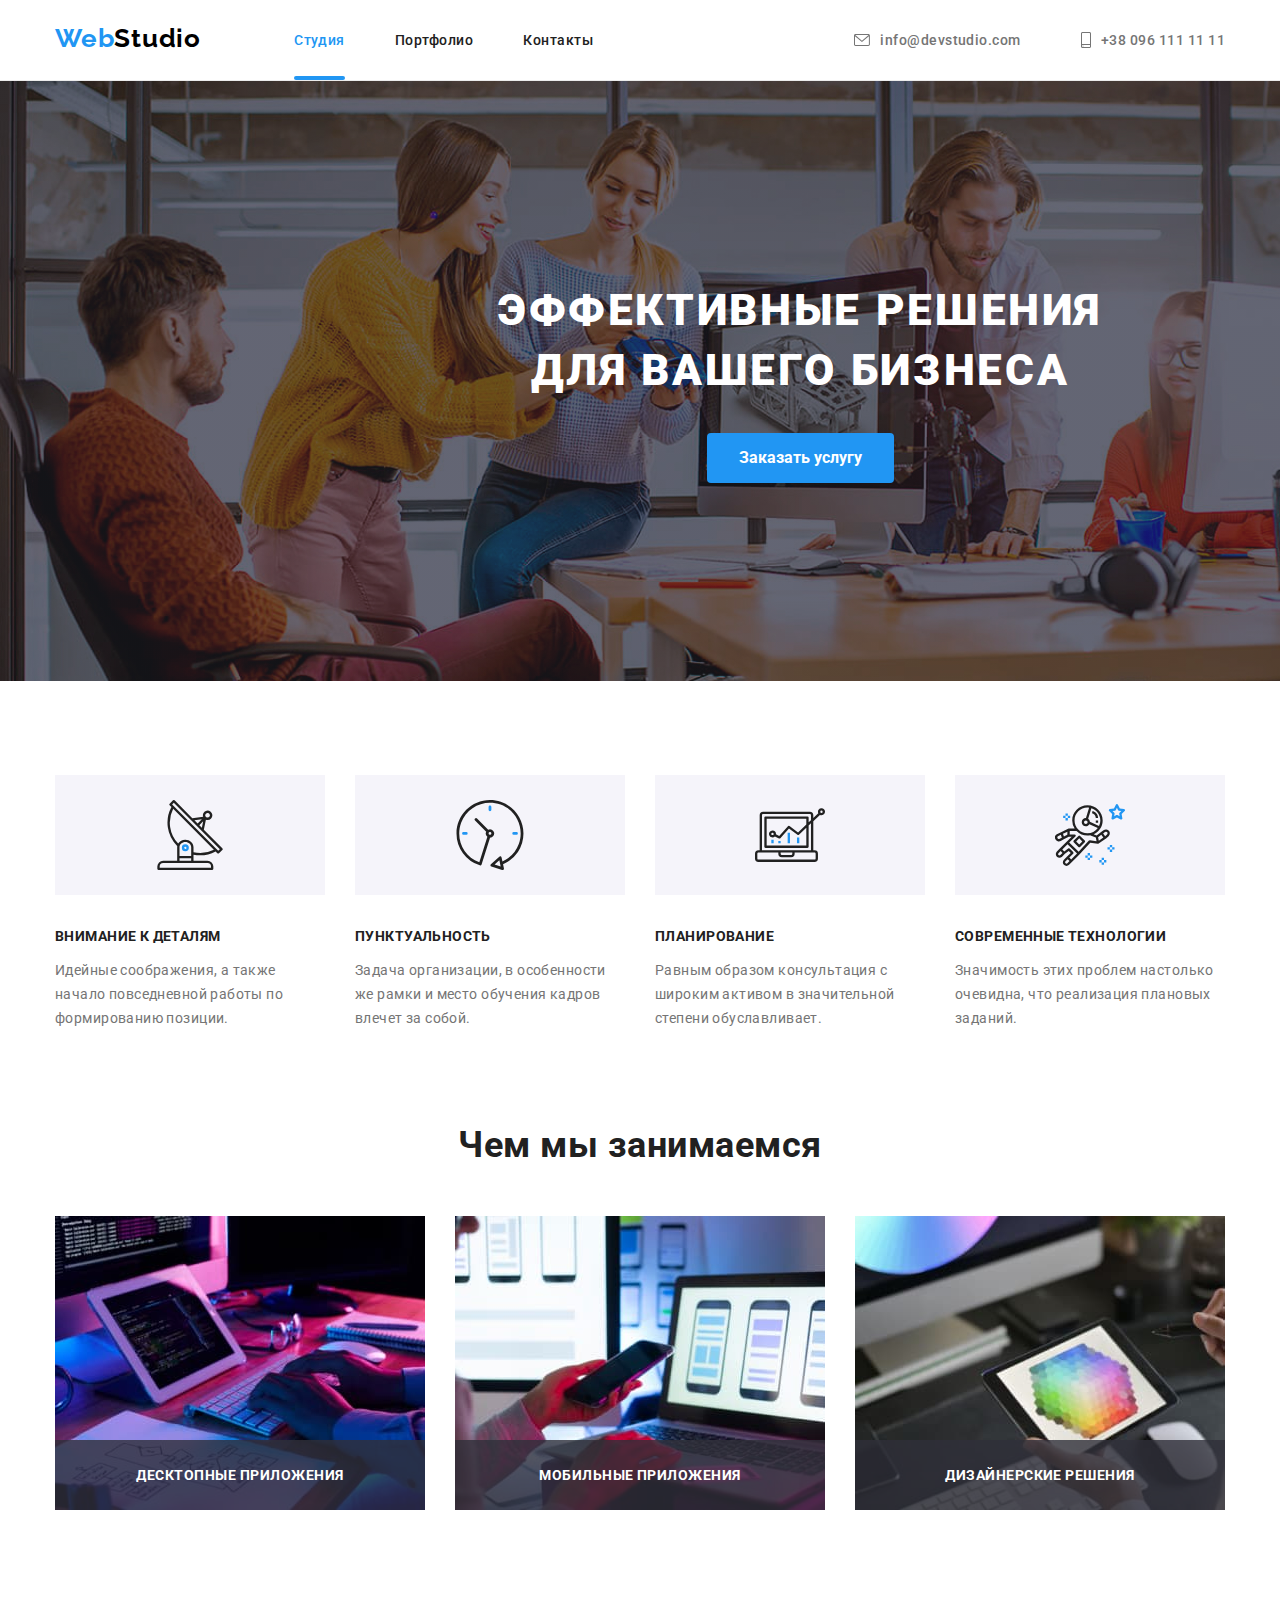
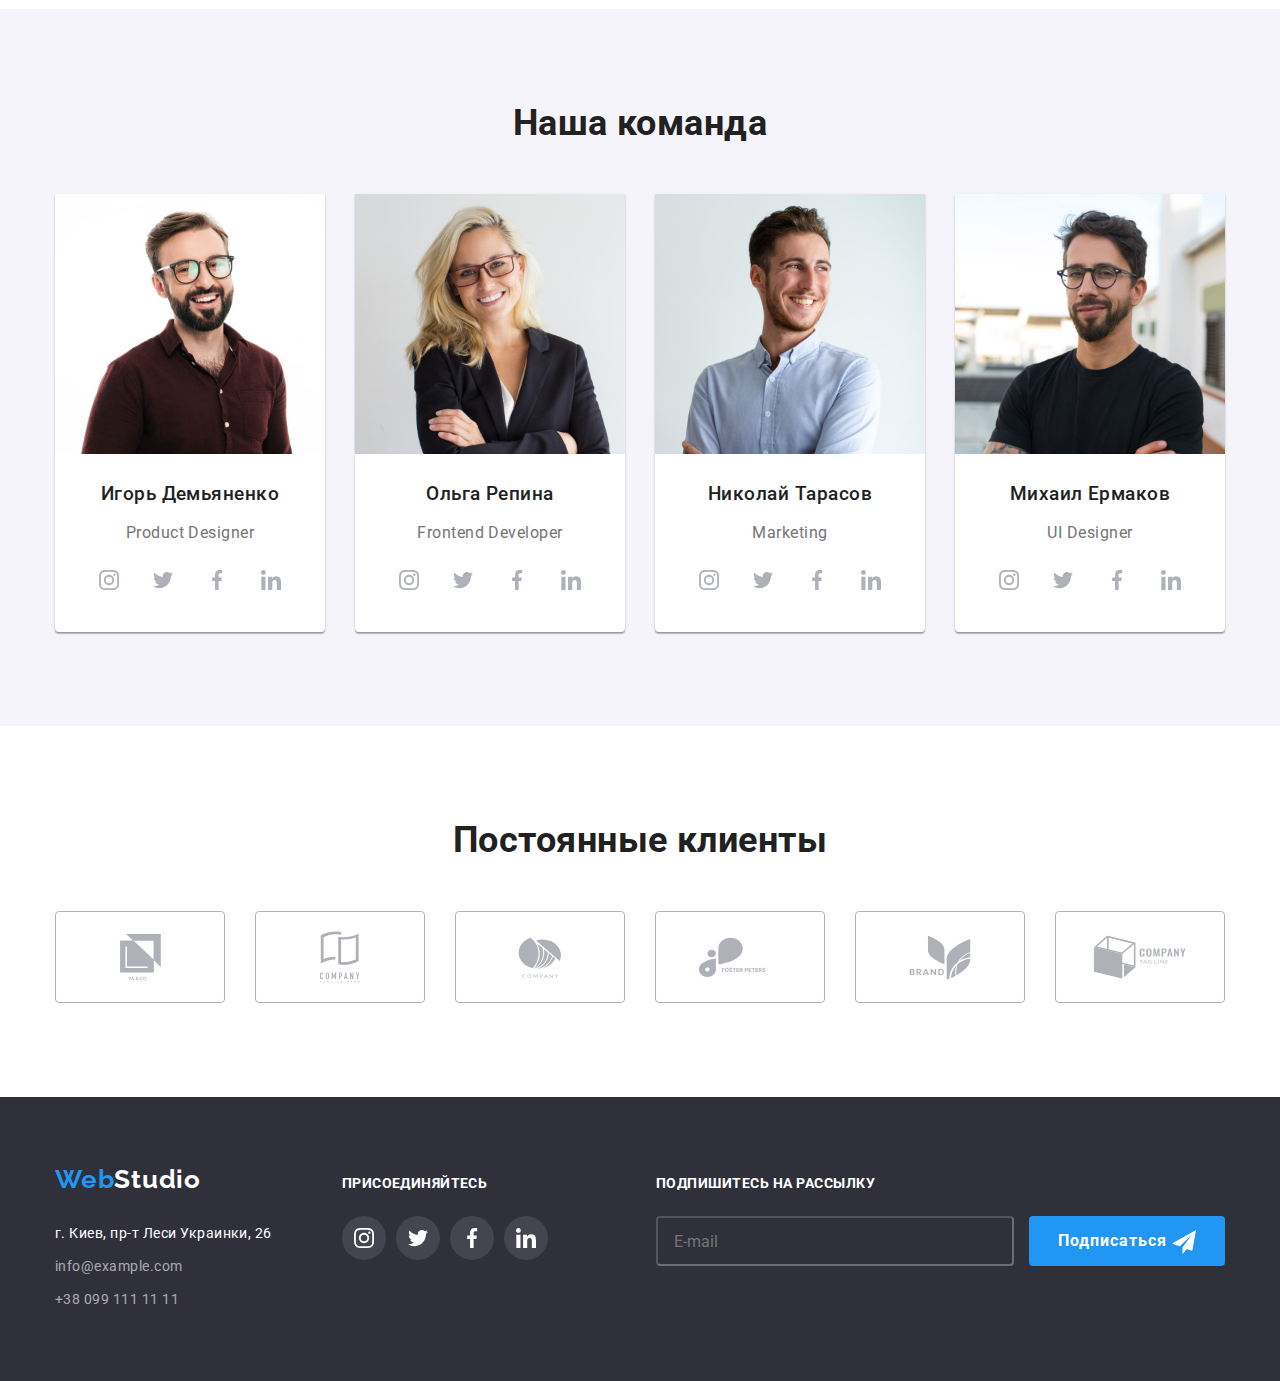
<file: index.html>
<!DOCTYPE html>
<html lang="ru">
<head>
    <meta charset="UTF-8">
    <meta http-equiv="X-UA-Compatible" content="IE=edge">
    <meta name="viewport" content="width=device-width, initial-scale=1.0">
    <title>WebStudio</title>
    <link rel="stylesheet" href="./css/modern-normalize.css">
    <link rel="preconnect" href="https://fonts.gstatic.com">
    <link href="https://fonts.googleapis.com/css2?family=Raleway:wght@700&family=Roboto:wght@400;500;700&display=swap" rel="stylesheet"> 
    <link rel="stylesheet" href="./css/styles.css">

</head>
    <body>
    <header class="header">
        <div class="container">
            <nav class="nav">
                <div class="logo">
                    <a href="#" class="web">Web<span class="studio1">Studio</span></a>
                </div> 

                <ul class="menu">
                    <li class="menu-link active">
                        <a href="./index.html" >Студия</a>
                    </li>

                    <li class="menu-link">
                        <a href="./portfolio.html">Портфолио</a>
                    </li>

                    <li class="menu-link">
                        <a href="#">Контакты</a>
                    </li>
                </ul>                               
            </nav> 

            <ul class="contacts">  
                <li class="contact">
                    <a href="mailto:info@devstudio.com">
                        <svg class="contacts-icon envelope">
                            <use href="./images/icons/sprite.svg#icon-envelope"></use></svg>
                        info@devstudio.com</a>
                </li>
                <li class="contact">
                    <a href="tel:+380961111111">
                        <svg class="contacts-icon smartphone">
                            <use href="./images/icons/sprite.svg#icon-smartphone"></use></svg> 
                        +38 096 111 11 11</a>
                </li>
            </ul>                                                                             
        </div>     
    </header>
    <main>
        <section class="section hero">
            <div class="container">
                <div class="hero-content">
                    <h1 class="hero-title">Эффективные решения для вашего бизнеса</h1>
                    <div>
                        <button data-modal-open class="sign-in">Заказать услугу</button>
                    </div>
                </div>                        
            </div>
        </section>
        <section class="section features">           
            <div class="container">
                <h2 class="features-title">Наши навыки</h2>
                <ul>
                    <li class="feature">
                        <div class="feature-icon-container">
                            <svg class="feature-icon">
                            <use href="./images/icons/sprite.svg#icon-antenna">
                            </use>
                            </svg>
                        </div>                      
                        <h3 class="feature-title">Внимание к деталям</h3>
                        <p>Идейные соображения, а также начало повседневной работы по формированию позиции.</p>                                           
                    </li>
                    <li class="feature">
                        <div class="feature-icon-container">
                            <svg class="feature-icon">
                            <use href="./images/icons/sprite.svg#icon-clock">
                            </use>
                            </svg>
                        </div>
                        
                        <h3 class="feature-title">Пунктуальность</h3>
                        <p>Задача организации, в особенности же рамки и место обучения кадров влечет за собой.</p>                        
                    </li>
                    <li class="feature">
                        <div class="feature-icon-container">
                            <svg class="feature-icon">
                            <use href="./images/icons/sprite.svg#icon-diagram">
                            </use>
                            </svg>
                        </div>
                        
                        <h3 class="feature-title">Планирование</h3>
                        <p>Равным образом консультация с широким активом в значительной степени обуславливает.</p>                            
                    </li>  
                    <li class="feature">
                        <div class="feature-icon-container">
                            <svg class="feature-icon">
                            <use href="./images/icons/sprite.svg#icon-astronaut">
                            </use>
                            </svg>
                        </div>
                        
                        <h3 class="feature-title">Современные технологии</h3>
                        <p>Значимость этих проблем настолько очевидна, что реализация плановых заданий.</p>                            
                    </li>
                </ul>
            </div>
        </section>
        <section class="section studio">
            <div class="container">
                <h2 class="studio-title">Чем мы занимаемся</h2>
                <ul class="boxes">

                    <li class="box">
                        <img src="./images/work1.jpg" alt="work 1" width="370"> 
                        <div class="box-content">
                            <h3>Десктопные приложения</h3>
                        </div>                      
                    </li>
                    <li class="box">
                        <img src="./images/work2.jpg" alt="work 2" width="370">
                        <div class="box-content">
                            <h3>Мобильные приложения</h3>
                        </div>  
                    </li>
                    <li class="box">
                        <img src="./images/work3.jpg" alt="work 3" width="370">
                        <div class="box-content">
                            <h3>Дизайнерские решения</h3>
                        </div>  
                    </li>
                </ul>
            </div>
        </section>
        <section class="section team">
            <div class="container">               
            <h2 class="team-title">Наша команда</h2>
                <ul class="members">

                    <li class="member">
                       <img src="./images/igor.jpg" alt="Игорь Демьяненко" width="270">

                        <div class="member-item">    
                            <h3 class="name">Игорь Демьяненко</h3>
                            <p>Product Designer</p>
                            <ul class="icons-list">
                                <li>
                                    <a href="#">
                                        <svg class="icon">
                                            <use href="./images/icons/sprite.svg#icon-instagram">
                                            </use>
                                        </svg>
                                    </a>
                                </li>
                    
                                <li>
                                    <a href="#">
                                        <svg class="icon">
                                            <use href="./images/icons/sprite.svg#icon-twitter">
                                            </use>
                                        </svg>
                                    </a>
                                </li>

                                <li>
                                    <a href="#">
                                        <svg class="icon">
                                            <use href="./images/icons/sprite.svg#icon-facebook">
                                            </use>
                                        </svg>
                                    </a>
                                </li>

                                <li>
                                    <a href="#">
                                        <svg class="icon">
                                            <use href="./images/icons/sprite.svg#icon-linkedin">
                                            </use>
                                        </svg>
                                    </a>
                                </li>
                            </ul>    
                        </div>                        
                    </li>

                    <li class="member">
                        <img src="./images/olga.jpg" alt="Ольга Репина" width="270">

                        <div class="member-item">
                            <h3 class="name">Ольга Репина</h3>
                            <p>Frontend Developer</p>
                            <ul class="icons-list">
                                <li>
                                    <a href="#">
                                        <svg class="icon">
                                            <use href="./images/icons/sprite.svg#icon-instagram">
                                            </use>
                                        </svg>
                                    </a>
                                </li>
                     
                                <li>
                                    <a href="#">
                                        <svg class="icon">
                                            <use href="./images/icons/sprite.svg#icon-twitter">
                                            </use>
                                        </svg>
                                    </a>
                                </li>

                                <li>
                                    <a href="#">
                                        <svg class="icon">
                                            <use href="./images/icons/sprite.svg#icon-facebook">
                                            </use>
                                        </svg>
                                    </a>
                                </li>

                                <li>
                                    <a href="#">
                                        <svg class="icon">
                                            <use href="./images/icons/sprite.svg#icon-linkedin">
                                            </use>
                                        </svg>
                                    </a>
                                </li>
                            </ul>    
                        </div> 
                                               
                    </li>

                    <li class="member">
                        <img src="./images/nikolay.jpg" alt="Николай Тарасов" width="270">
                        
                        <div class="member-item">
                            <h3 class="name">Николай Тарасов</h3>
                            <p>Marketing</p>
                            <ul class="icons-list">
                                <li>
                                    <a href="#">
                                        <svg class="icon">
                                            <use href="./images/icons/sprite.svg#icon-instagram">
                                            </use>
                                        </svg>
                                    </a>
                                </li>
                     
                                <li>
                                    <a href="#">
                                        <svg class="icon">
                                            <use href="./images/icons/sprite.svg#icon-twitter">
                                            </use>
                                        </svg>
                                    </a>
                                </li>

                                <li>
                                    <a href="#">
                                        <svg class="icon">
                                            <use href="./images/icons/sprite.svg#icon-facebook">
                                            </use>
                                        </svg>
                                    </a>
                                </li>

                                <li>
                                    <a href="#">
                                        <svg class="icon">
                                            <use href="./images/icons/sprite.svg#icon-linkedin">
                                            </use>
                                        </svg>
                                    </a>
                                </li>
                            </ul>    
                        </div>
                    </li>

                    <li class="member">
                        <img src="./images/mikhail.jpg" alt="Михаил Ермаков" width="270">

                        <div class="member-item">
                            <h3 class="name">Михаил Ермаков</h3>
                            <p>UI Designer</p>
                            <ul class="icons-list">
                                <li>
                                    <a href="#">
                                        <svg class="icon">
                                            <use href="./images/icons/sprite.svg#icon-instagram">
                                            </use>
                                        </svg>
                                    </a>
                                </li>
                     
                                <li>
                                    <a href="#">
                                        <svg class="icon">
                                            <use href="./images/icons/sprite.svg#icon-twitter">
                                            </use>
                                        </svg>
                                    </a>
                                </li>

                                <li>
                                    <a href="#">
                                        <svg class="icon">
                                            <use href="./images/icons/sprite.svg#icon-facebook">
                                            </use>
                                        </svg>
                                    </a>
                                </li>

                                <li>
                                    <a href="#">
                                        <svg class="icon">
                                            <use href="./images/icons/sprite.svg#icon-linkedin">
                                            </use>
                                        </svg>
                                    </a>
                                </li>
                            </ul>    
                        </div>                        
                    </li>
                </ul>
            </div>
        </section>
        <section class="section clients">
            <div class="container">
                <h2 class="clients-title">Постоянные клиенты</h2>
                <ul class="clients-list">
                    <li class="item">
                        <a href="#">
                            <svg class="group1"><use href="./images/icons/sprite.svg#icon-group1"></use></svg>
                        </a>
                    </li>

                    <li class="item">
                        <a href="#">
                            <svg class="group2"><use href="./images/icons/sprite.svg#icon-group2"></use></svg>
                        </a>
                    </li>

                    <li class="item">
                        <a href="#">
                            <svg class="group3"><use href="./images/icons/sprite.svg#icon-group3"></use></svg>
                        </a>
                    </li>

                    <li class="item">
                        <a href="#">
                            <svg class="group4"><use href="./images/icons/sprite.svg#icon-group4"></use></svg>
                        </a>
                    </li>

                    <li class="item">
                        <a href="#">
                            <svg class="group5"><use href="./images/icons/sprite.svg#icon-group5"></use></svg>
                        </a>
                    </li>

                    <li class="item">
                        <a href="#">
                            <svg class="group6"><use href="./images/icons/sprite.svg#icon-group6"></use></svg>
                        </a>
                    </li>
                </ul>
            </div>
        </section>
    </main>
    <footer class="footer">
        <div class="container footer-container">
            <div class="footer-item">
                <div class="logo">
                    <a href="#" class="web">Web<span class="studio2">Studio</span></a>
                </div>

                <address>                
                    <ul>
                        <li>
                            г. Киев, пр-т Леси Украинки, 26
                        </li>
                        <li class="adress-link">
                            <a href="mailto:info@example.com">info@example.com</a>
                        </li>
                        <li class="adress-link">
                            <a href="tel:+380991111111">+38 099 111 11 11</a>
                        </li>
                    </ul>  
                </address>
            </div>
            
            <div class="socialmedia">
                <p>присоединяйтесь</p>
                <ul class="icons-list">
                    <li>
                        <a href="#">
                            <svg class="icon">
                                <use href="./images/icons/sprite.svg#icon-instagram">
                                </use>
                            </svg>
                        </a>
                    </li>
         
                    <li>
                        <a href="#">
                            <svg class="icon">
                                <use href="./images/icons/sprite.svg#icon-twitter">
                                </use>
                            </svg>
                        </a>
                    </li>

                    <li>
                        <a href="#">
                            <svg class="icon">
                                <use href="./images/icons/sprite.svg#icon-facebook">
                                </use>
                            </svg>
                        </a>
                    </li>

                    <li>
                        <a href="#">
                            <svg class="icon">
                                <use href="./images/icons/sprite.svg#icon-linkedin">
                                </use>
                            </svg>
                        </a>
                    </li>
                </ul>    
            </div>

            <div class="form-footer">
                <p class="post-submit-title">Подпишитесь на рассылку</p>
                    <form>
                        <label class="post-submit">
                            <input type="text" name="E-mail" required class="post-input" placeholder="E-mail"/>
                        </label>
                        <button type="submit" class="button submit-post">Подписаться
                           
                                <svg class="send-icon">
                                    <use href="./images/icons/sprite.svg#send"></use>
                                </svg>
                         
                        </button>
                    </form>                                                                  
            </div>               
        </div>
    </footer>
    <div class="backdrop is-hidden" data-modal>
        <form class="modal js-speaker-form">
            <button data-modal-close class="close">
                <svg class="icon-close"><use href="./images/icons/sprite.svg#icon-close"></use></svg> 
            </button>

            <p class="form-tittle">Оставьте свои данные, мы вам перезвоним</p>


            <label class="form-label">
                <span class="label-name">Имя</span>
               
                <span class="form-label-wrap">
                    <input type="text" name="name" required class="form-input" />
                    <svg class="form-icon">
                        <use href="./images/icons/sprite.svg#person"></use>
                    </svg>
                </span>
                 
            </label>           

            <label class="form-label">
                <span class="label-name">Телефон</span>
               
                <span class="form-label-wrap">
                    <input type="tel" name="tel" required class="form-input" />
                    <svg class="form-icon">
                        <use href="./images/icons/sprite.svg#phone"></use>
                    </svg>
                </span>                
            </label>

            <label class="form-label">
                <span class="label-name">Почта</span>
              
                <span class="form-label-wrap">
                    <input type="email" name="email" required class="form-input" />
                    <svg class="form-icon">
                        <use href="./images/icons/sprite.svg#email"></use>
                    </svg>
                </span>                 
            </label>

            
      
            <label for="comment" class="form-label">Комментарий</label>            
            <textarea name="comment" id="comment"  class="comment-input" placeholder="Введите текст"></textarea>  
            

                      
            <label for="checkbox" class="checkbox-label">
                <input type="checkbox" name="policy" id="checkbox" required class="checkbox"/>  
                <span class="checkbox-policy">
                    <svg class="check"> 
                        <use href="./images/icons/sprite.svg#check"></use>
                    </svg>
                </span>
                Соглашаюсь с рассылкой и принимаю 
            
            <a href="#" class="accept">Условия договора</a>
                </label>
            
                <div style="text-align: center;">
                    <button type="submit" class="button submit">Отправить</button>
                </div>
                
        </form>
    </div>
    <script src="./js/modal.js"></script>
    </body>
</html>
</file>
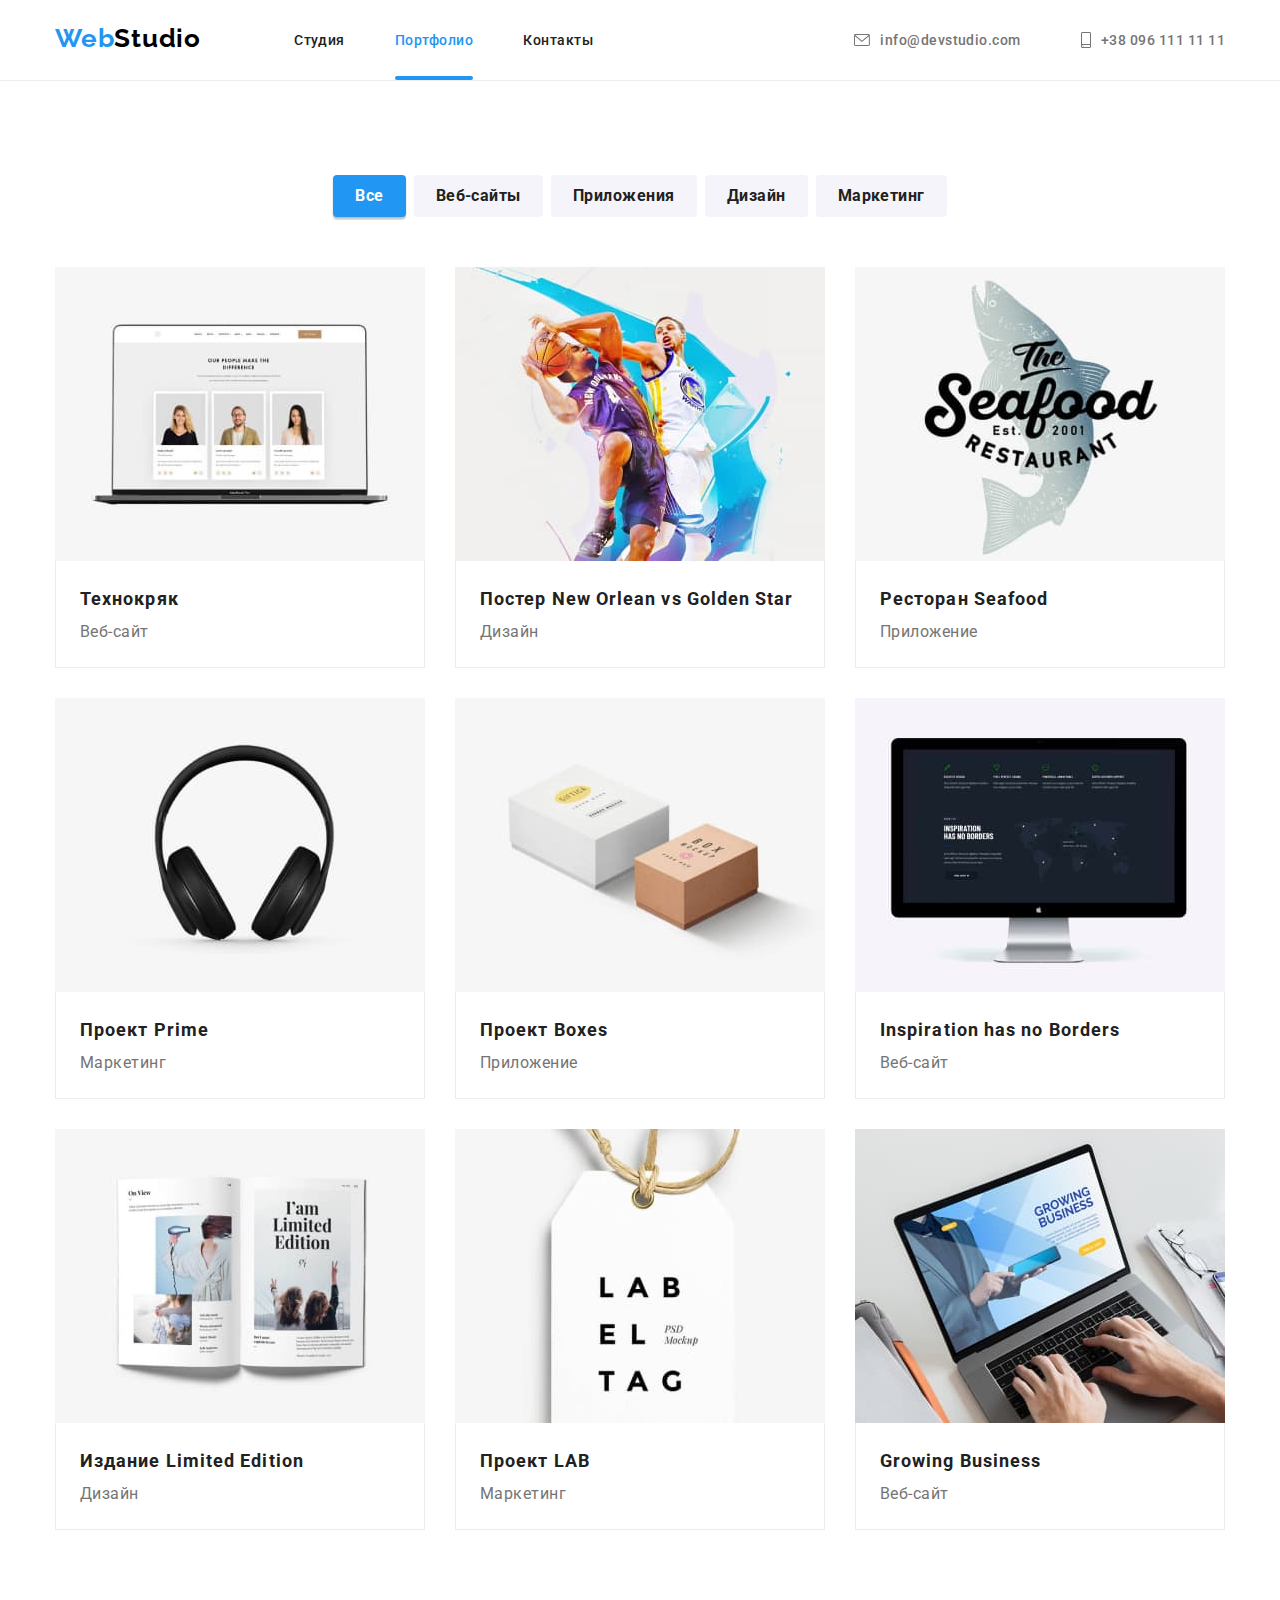
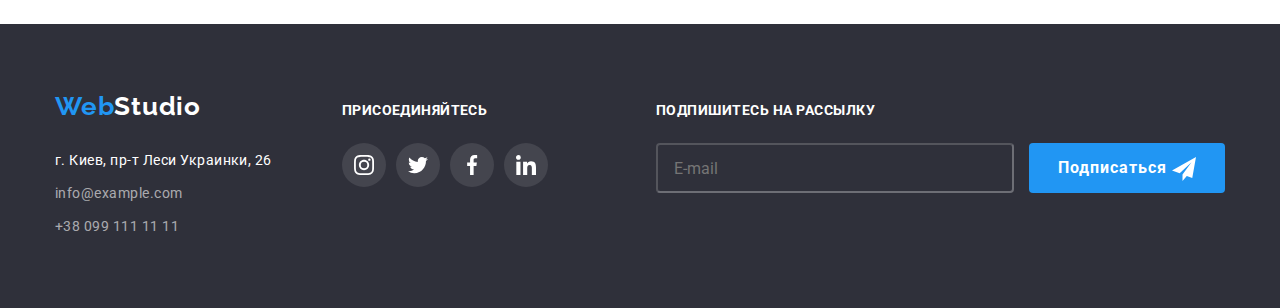
<file: portfolio.html>
<!DOCTYPE html>
<html lang="ru">
<head>
    <meta charset="UTF-8">
    <meta http-equiv="X-UA-Compatible" content="IE=edge">
    <meta name="viewport" content="width=device-width, initial-scale=1.0">
    <title>Portfolio</title>
    <link rel="stylesheet" href="./css/modern-normalize.css">
    <link rel="preconnect" href="https://fonts.gstatic.com">
    <link href="https://fonts.googleapis.com/css2?family=Raleway:wght@700&family=Roboto:wght@400;500;700&display=swap" rel="stylesheet"> 
    <link rel="stylesheet" href="./css/styles.css">
</head>
    <body>
        <header class="header">
            <div class="container">
                <nav class="nav">
                    <div class="logo">
                        <a href="#" class="web">Web<span class="studio1">Studio</span></a>
                    </div> 

                    <ul class="menu">
                        <li class="menu-link">
                            <a href="./index.html" >Студия</a>
                        </li>

                        <li class="menu-link active">
                            <a href="#">Портфолио</a>
                        </li>

                        <li class="menu-link">
                            <a href="#">Контакты</a>
                        </li>
                    </ul>                                   
                </nav>

                <ul class="contacts">  
                    <li class="contact">
                        <a href="mailto:info@devstudio.com">
                            <svg class="contacts-icon envelope">
                                <use href="./images/icons/sprite.svg#icon-envelope"></use></svg>
                            info@devstudio.com</a>
                    </li>
                    <li class="contact">
                        <a href="tel:+380961111111">
                            <svg class="contacts-icon smartphone">
                                <use href="./images/icons/sprite.svg#icon-smartphone"></use></svg> 
                            +38 096 111 11 11</a>
                    </li>
                </ul>                                                                                  
            </div>     
        </header>
    <main>
        <section class="section portfolio">
            <div class="container">
                <h1 class="hero-portfolio">Portfolio</h1>
             
                <ul class="bar-buttons">
                    <li><button type="button" class="button all">Все</button></li>
                    <li><button type="button" class="button filtr-web">Веб-сайты</button></li>
                    <li><button type="button" class="button filtr-app">Приложения</button></li>
                    <li><button type="button" class="button filtr-design">Дизайн</button></li>
                    <li><button type="button" class="button filtr-market">Маркетинг</button></li>
                </ul>                   
        
            
                <ul class="card-set">
                    <li class="card">
                       <a href="#" class="project">
                            <div class="card-thumb">
                                <img src="./images/techno.jpg" alt="Технокряк">
                                <div class="thumb-overlay">
                                    <p>
                                        Технокряк это современная площадка распространения коронавируса. Компании используют эту платформу для цифрового шпионажа и атак на защищённые сервера конкурентов.
                                    </p>
                                 </div>
                            </div>
                            <div class="card-content">
                                <h2 class="project-title">Технокряк</h2>
                                <p>Веб-сайт</p> 
                            </div>                               
                        </a>
                    </li>

                    <li class="card">
                        <a href="#" class="project">
                            <div class="card-thumb">
                                <img src="./images/neworlean.jpg" alt="Постер New Orlean vs Golden Star">
                                <div class="thumb-overlay">
                                    <p>
                                       Технокряк это современная площадка распространения коронавируса. Компании используют эту платформу для цифрового шпионажа и атак на защищённые сервера конкурентов. 
                                    </p>               
                                 </div>
                            </div>
                            <div class="card-content">
                                <h2 class="project-title">Постер New Orlean vs Golden Star</h2>
                                <p>Дизайн</p>
                            </div>                         
                        </a>
                    </li>

                    <li class="card">
                        <a href="#" class="project">
                            <div class="card-thumb">
                                <img src="./images/seafood.jpg" alt="Ресторан Seafood">
                                <div class="thumb-overlay">
                                    <p>
                                        Технокряк это современная площадка распространения коронавируса. Компании используют эту платформу для цифрового шпионажа и атак на защищённые сервера конкурентов. 
                                    </p>
                                </div>
                            </div>
                            <div class="card-content">
                                <h2 class="project-title">Ресторан Seafood</h2>
                                <p>Приложение</p> 
                            </div>
                                                            
                        </a>
                    </li>

                    <li class="card">
                        <a href="#" class="project">
                            <div class="card-thumb">
                                <img src="./images/prime.jpg" alt="Проект Prime">
                                <div class="thumb-overlay">
                                    <p>
                                        Технокряк это современная площадка распространения коронавируса. Компании используют эту платформу для цифрового шпионажа и атак на защищённые сервера конкурентов.
                                    </p>
                                 </div>
                            </div>
                            <div class="card-content">
                                <h2 class="project-title">Проект Prime</h2>
                                <p>Маркетинг</p>
                            </div>
                                                            
                        </a>
                    </li>

                    <li class="card">
                        <a href="#" class="project">
                            <div class="card-thumb">
                                <img src="./images/boxes.jpg" alt="Проект Boxes">
                                <div class="thumb-overlay">
                                    <p>
                                        Технокряк это современная площадка распространения коронавируса. Компании используют эту платформу для цифрового шпионажа и атак на защищённые сервера конкурентов.
                                    </p>
                                 </div>
                            </div>
                            <div class="card-content">
                                <h2 class="project-title">Проект Boxes</h2>
                                <p>Приложение</p>
                            </div>
                                                            
                        </a>
                    </li>

                    <li class="card">
                        <a href="#" class="project">
                            <div class="card-thumb">
                                <img src="./images/inspiration.jpg" alt="Inspiration has no Borders">
                                <div class="thumb-overlay">
                                    <p>
                                        Технокряк это современная площадка распространения коронавируса. Компании используют эту платформу для цифрового шпионажа и атак на защищённые сервера конкурентов.
                                    </p>
                                 </div>
                            </div>
                            <div class="card-content">
                                <h2 class="project-title">Inspiration has no Borders</h2>
                                <p>Веб-сайт</p>
                            </div>
                                                            
                        </a>
                    </li>

                    <li class="card">
                        <a href="#" class="project">
                            <div class="card-thumb">
                                <img src="./images/limited.jpg" alt="Издание Limited Edition">
                                <div class="thumb-overlay">
                                    <p>
                                        Технокряк это современная площадка распространения коронавируса. Компании используют эту платформу для цифрового шпионажа и атак на защищённые сервера конкурентов.
                                    </p>
                                </div> 
                            </div>
                            <div class="card-content">
                                <h2 class="project-title">Издание Limited Edition</h2>
                                <p>Дизайн</p>
                            </div>
                                                           
                        </a>
                    </li>

                    <li class="card">
                        <a href="#" class="project">
                            <div class="card-thumb">
                                <img src="./images/lab.jpg" alt="Проект LAB">
                                <div class="thumb-overlay">
                                    <p>
                                        Технокряк это современная площадка распространения коронавируса. Компании используют эту платформу для цифрового шпионажа и атак на защищённые сервера конкурентов.
                                    </p>
                                </div>
                            </div>
                            <div class="card-content">
                                <h2 class="project-title">Проект LAB</h2>
                                <p>Маркетинг</p> 
                            </div>
                                                            
                        </a>
                    </li>
                    
                    <li class="card">
                        <a href="#" class="project">
                            <div class="card-thumb">
                                <img src="./images/business.jpg" alt="Growing Business">
                                <div class="thumb-overlay">
                                    <p>
                                        Технокряк это современная площадка распространения коронавируса. Компании используют эту платформу для цифрового шпионажа и атак на защищённые сервера конкурентов.
                                    </p>
                                 </div>
                            </div>
                            <div class="card-content">
                                <h2 class="project-title">Growing Business</h2>
                                <p>Веб-сайт</p> 
                            </div>
                                                            
                        </a>
                    </li>
            
        
                </ul>
            </div>
        </section>
    </main>
    <footer class="footer">
        <div class="container footer-container">
            <div class="footer-item">
                <div class="logo">
                    <a href="#" class="web">Web<span class="studio2">Studio</span></a>
                </div>
                <address>                
                    <ul>
                        <li>
                            г. Киев, пр-т Леси Украинки, 26
                        </li>
                        <li class="adress-link">
                            <a href="mailto:info@example.com">info@example.com</a>
                        </li>
                        <li class="adress-link">
                            <a href="tel:+380991111111">+38 099 111 11 11</a>
                        </li>
                    </ul> 
                </address>
            </div>
            
            <div class="socialmedia">
                <p>присоединяйтесь</p>
                <ul class="icons-list">
                    <li>
                        <a href="#">
                            <svg class="icon">
                                <use href="./images/icons/sprite.svg#icon-instagram">
                                </use>
                            </svg>
                        </a>
                    </li>
         
                    <li>
                        <a href="#">
                            <svg class="icon">
                                <use href="./images/icons/sprite.svg#icon-twitter">
                                </use>
                            </svg>
                        </a>
                    </li>

                    <li>
                        <a href="#">
                            <svg class="icon">
                                <use href="./images/icons/sprite.svg#icon-facebook">
                                </use>
                            </svg>
                        </a>
                    </li>

                    <li>
                        <a href="#">
                            <svg class="icon">
                                <use href="./images/icons/sprite.svg#icon-linkedin">
                                </use>
                            </svg>
                        </a>
                    </li>
                </ul>    
            </div>
            <div class="form-footer">
                <p class="post-submit-title">Подпишитесь на рассылку</p>
                    <form>
                        <label class="post-submit">
                            <input type="text" name="E-mail" required class="post-input" placeholder="E-mail"/>
                        </label>
                        <button type="submit" class="button submit-post">Подписаться
                           
                                <svg class="send-icon">
                                    <use href="./images/icons/sprite.svg#send"></use>
                                </svg>                        
                        </button>
                    </form>                                        
            </div>                
        </div>
    </footer>
    </body>
</html>
</file>
<file: css/styles.css>
:root {
    --pretty-color: #2196F3;
    --while-color: #FFFFFF;
    --header-color: #212121;
    --text-color: #757575;
    --border-color: #ECECEC;
    --background-about-color: #2F303A;
    --backgroung-team-color: #F5F4FA;
    --footer-color: #2F303A;
    --adress-link-color: rgba(255, 255, 255, 0.6);
    --main-font: Roboto, sans-serif;
    --logo-font: Raleway, sans-serif;
    --black-color: #000000;
    --button-color: #F5F4FA;
    --button-hover: #188CE8;
    --body-color: #E5E5E5;
    --card-set-gap: 30px;
    --icon-color: #afb1b8;
    --footer-icon: rgba(255, 255, 255, 0.1);
    --hero-background: url(../images/background.jpg);
    --timing-function: cubic-bezier(0.4, 0, 0.2, 1);
    --modal-label-color: rgba(33, 33, 33, 0.2);


}
/*------Global Styles------*/
html {
    box-sizing: border-box;
}
*,
::before,
::after
{
 
    margin: 0 auto;
    padding: 0;
}

body {
    font-family: var(--main-font);
    text-decoration: none;
    background-color:var(--body-color) ;
    color: var(--text-color);
    background-color: var(--while-color);
    letter-spacing: 0.03em;
}

ul {
    list-style: none;
    margin: 0; 

} 
a {
    display: inline-block;
    color: inherit;
    text-decoration: none;
}

img {
    display: block;
    max-width: 100%;
}


.container {
    width: 1200px;
    padding: 0 15px; 
 
}
.section {
    padding-top: 94px;
    padding-bottom: 94px;
 }

 /*---Logo---*/
.logo {
    font-family: var(--logo-font);
    font-size: 26px;
    font-weight: 700;
    letter-spacing: 0.03em;
 
}
.web {
    color: var(--pretty-color);   
}
.studio1 {
    color: var(--black-color);
}

.studio2 {
    color: var(--while-color);
}
/* ---Logo--- */


/*---Icons--- */
.icon {

    width: 20px;
    height: 20px;
    fill: currentColor;
    margin: auto;
}
.icons-list {
    display: inline-flex;     
}
.icons-list :not(:last-child) {
    margin-right: 10px;
}
.icons-list a {
    width: 44px;
    height: 44px;
    display: flex;
    justify-content: center;
    color: var(--icon-color);
    border-radius: 50%;
    transition: fill 250ms var(--timing-function), background-color 250ms var(--timing-function);
    
 }
 .icons-list a:focus,
 .icons-list a:hover {
     background: var(--pretty-color);
     color: var(--while-color);
   
 }
 .feature-icon-container {
     display: flex;
     justify-content: center;
     width: 270px;
     height: 120px;
     background-color: var(--backgroung-team-color);
     margin-bottom: 30px;
     
 }
 
 .feature-icon {
     margin: auto;
     width: 70px;
     height: 70px;

 }
/* ---Icons--- */


/*--------------Header Section--------------------*/
.header {
    box-sizing: border-box;
    background-color: var(--while-color);
    color: var(--header-color);
    font-weight: 500;
    font-size: 14px;
    border-bottom: solid 1px var(--border-color);

}

 .header .container { 
    display: flex;
    align-items: center;
} 

.header .logo {
    padding: 24px 0 25px 0;
    margin-right: 93px;
}



 .menu {   
    display: flex;
   
 } 

 .menu-link {
     position: relative; 
     margin-right: 50px;
 }
.menu a {
    margin: auto;
    padding: 32px 0;
    transition: color 250ms var(--timing-function);
    

}
 
.nav { 
display: flex;
margin-left: 0;
margin-right: auto;
}

.nav li {
    display: flex;
}


.contacts {
     display: flex;
    
    
 }  
.contacts li {
    margin-left: 50px;
}
 .contact a {
    
    display: flex;
    padding: 32px 0;
  
    font-size: 14px;
    line-height: 16px;
    color: var(--text-color);
    transition: color 250ms var(--timing-function);
 } 
 .contacts-icon {
     margin: auto 10px;
     fill: currentColor;
 }
 .envelope {
     width: 16px;
     height: 12px;    
 }
 .smartphone {
     width: 10px;
     height: 16px;
 }


.menu a:hover,
.menu a:focus,
.contacts a:hover,
.contacts a:focus,
.active a
 {
    color: var(--pretty-color);
    
}

.menu-link a::after
 {
    content: '';
    position: absolute;
    width: 100%;
    height: 4px;
    border-radius: 2px;
    background-color: var(--pretty-color);
    left: 0;
    bottom: 0; 
    opacity: 0;
    transition: opacity 250ms var(--timing-function);
}

.menu-link a:hover::after,
.menu-link a:focus::after,
.active a::after {
    opacity: 1;
}


/*----------Hero Section--------*/

.hero {
    width: 1600px;
    background-image: linear-gradient( to right, rgba(47, 48, 58, 0.4), rgba(47, 48, 58, 0.4) ), url(../images/background.jpg);
    height: 600px;
    padding-top: 200px;
    padding-bottom: 200px;
    color: var(--header-color);
    text-align: center;
    font-size: 36px;
    font-weight: 700;
}
.hero-content {
    width: 660px;
    color: var(--while-color);
   

}
.hero-title {
    font-size: 44px;
    font-weight: 900;
    line-height: 1.363;
    letter-spacing: 0.06em;
    text-transform: uppercase;
    margin-bottom: 30px;
  
}

.sign-in {
    font-size: 16px;
    font-weight: 700;
    line-height: 1.875;
    padding: 10px 32px; 
    background-color: var(--pretty-color);
    color: var(--while-color);
    border: 0;
    border-radius: 4px;
    cursor: pointer;
    transition: background-color 250ms var(--timing-function);
}
.sign-in:hover,
.sign-in:focus {
    background-color: var(--button-hover);
}

/*----------Features Section---------*/
.features {
    font-size: 14px;
    letter-spacing: 0.03em;
    color: var(--text-color);    
}    
.features ul {
    display: inline-flex;
}
.features ul :not(:last-child) {
    margin-right: 30px;
}
.features-title {
    color: transparent;
    font-size: 0;
 
}
.feature {
    width: 270px;
    margin-left: 0;
    line-height: 1.714;
    letter-spacing: 0.03em;
}

.feature-title {
    font-size: 14px;
    font-weight: bold;
    color: var(--header-color);
    text-transform: uppercase;
    margin-bottom: 10px;
}
/*--------Studio Section---------*/
 .studio {
    font-size: 16px;
    letter-spacing: 0.03em;
    padding-top: 0;
}
.boxes {
    display: inline-flex;
}
.boxes :not(:last-child) {
    margin-right: 30px;
}
.box {
    /* display: inline-block; */
    position: relative;
    width: 370px;
} 
.box-content {
    display: flex;
    position: absolute;
    width: 370px;
    height: 70px;
    text-transform: uppercase;

    align-items: center;
    bottom: 0;
    background: rgba(47, 48, 58, 0.8);
}
.box-content h3 { 
    font-size: 14px;
    color: var(--while-color);
}
 .studio-title {
    color: var(--header-color);
    font-size: 36px;
    font-weight: bold;
    margin-bottom: 50px;
    text-align: center;
}
 
 /*--------Team Section-----------*/
.team {
    font-size: 16px;
    letter-spacing: 0.03em;
    background-color: var(--backgroung-team-color);
    text-align: center;


 }
 .members {
     display: flex;
 }
 .members:first-child {
    margin-left: 0;
}
.team-title {
    color: var(--header-color);
    font-size: 36px;
    font-weight: 700;
    margin-bottom: 50px;
    text-align: center;
   
 
}
.member {
    margin-right: 30px;
    background: var(--while-color);
    box-shadow: 0px 1px 3px rgba(0, 0, 0, 0.12),
    0px 1px 1px rgba(0, 0, 0, 0.14), 
    0px 2px 1px rgba(0, 0, 0, 0.2);
    border-radius: 0px 0px 4px 4px;
}

.member-item {
    width: 270px;
    padding: 30px 32px;
} 

.member p{
    margin-bottom: 15px;
}
.name {
    color: var(--header-color);
    font-weight: 500;
    text-align: center;
    margin-bottom: 1em;
} 


/* -------Clients Section----- */
.clients-title {
    color: var(--header-color);
    font-size: 36px;
    font-weight: 700;
    margin-bottom: 50px;
    text-align: center;
}
.clients-list  {
    display: inline-flex;
} 
.clients-list :not(:last-child) {
   margin-right: 30px;
}   
    


.clients-list a{
    display: flex;
    justify-content: center;
 
    width: 170px;
    height: 92px;
    color: var(--icon-color);
    border: 1px solid var(--icon-color);
    border-radius: 4px;
    transition: color 250ms var(--timing-function), border-color 250ms var(--timing-function);

}
.clients-list a:hover,
.clients-list a:focus {
    border-color: var(--pretty-color);
    color: var(--pretty-color);
}
/*----------Company Logo----- */

.group1 {
    width: 41px;
    height: 46.7px;
    fill: currentColor;
    margin: auto;
}
.group2 {
    width: 40px;
    height: 52px;
    fill: currentColor;
    margin: auto;
}
.group3 {
    width: 43.46px;
    height: 41.18px;
    fill: currentColor;
    margin: auto;
}
.group4 {
    width: 84.44px;
    height: 40.62px;
    fill: currentColor;
    margin: auto;
}
.group5 {
    width: 62.54px;
    height: 45.43px;
    fill: currentColor;
    margin: auto;
}
.group6 {
    width: 93.79px;
    height: 43.93px;
    fill: currentColor;
    margin: auto;
}

/*------Footer Section-------*/   
.footer {
    background-color: var(--footer-color);
    box-sizing: border-box;
    color:var(--while-color);
    font-size: 14px;
    line-height: 1.714;
    padding: 60px 0;
}
.footer .container {
    display: flex;
    align-items: baseline;
}

.footer-item {
    margin-left: 0;
    margin-right: 70px;
}

.footer li {
    margin-bottom: 9px;
}
.footer .logo {
    padding-top: 0;
    margin-bottom: 20px;
}
address {
    font-style: normal;
    margin-left: 0;  
}

.adress-link a{
    color: var(--adress-link-color);
    transition: color 250ms var(--timing-function);
}

.socialmedia {
    margin-left: 0;
    margin-right: 93px;
}
.socialmedia p {
    font-size: 14px;
    text-transform: uppercase;
    font-weight: bold;
    letter-spacing: 0.03em;
    margin-bottom: 20px;
}
.socialmedia a {
    color: inherit;
    background-color: var(--footer-icon);
    transition: background-color 250ms var(--timing-function), color 250ms var(--timing-function);
}
.adress-link a:hover,
.adress-link a:focus {
    color: var(--pretty-color);
}


/*--------------------Portfolio--------------------------*/

.hero-portfolio {
   color: transparent;
    font-size: 0; 
}


/* -------Buttons bar--------- */

.bar-buttons {
    display: flex;
    justify-content: center;
    margin-bottom: 50px;
}
.bar-buttons li {
    margin: 0 4px;
}
.button
 {
    font-size: 16px;
    font-weight: 700;
    line-height: 1.875;
    padding: 6px 22px; 
    letter-spacing: 0.03em;
    background-color: var(--button-color);
    color: var(--header-color);
    border: 0;
    border-radius: 4px;
    cursor: pointer; 
    
    transition: background-color 250ms var(--timing-function),
    color 250ms var(--timing-function),
    box-shadow 250ms var(--timing-function); 
}

.all,
.button:focus,
.button:hover {
    background-color: var(--pretty-color);
    color: var(--while-color);
    box-shadow: 0px 3px 1px rgba(0, 0, 0, 0.1),
     0px 1px 2px rgba(0, 0, 0, 0.08),
     0px 2px 2px rgba(0, 0, 0, 0.12);
} 

/* ----------Projects----------- */
.portfolio {

    font-size: 16px;
    color: var(--text-color);
    line-height: 1.875;
    letter-spacing: 0.03em;
}

.card-set {
    display: flex;
    flex-wrap: wrap;
    margin: 0;
    padding: 0;
    margin-left: calc( -1 * var(--card-set-gap));
    margin-top: calc( -1 * var(--card-set-gap));

}

.card-set > .card {
    
    flex-basis: (100% / 3 - 30px);
    margin-left: var(--card-set-gap);
    margin-top: var(--card-set-gap);
}

.project-title {
    color: var(--header-color);
    font-size: 18px;
    font-weight: 700;
    line-height: 2;
    letter-spacing: 0.06em;
}
.card-content {
    padding: 20px 24px;
    border-left: 1px solid var(--border-color);
    border-right: 1px solid var(--border-color);
    border-bottom: 1px solid var(--border-color);
    cursor: pointer;
} 
.card-thumb {
    position: relative;
    overflow: hidden;
}

.thumb-overlay {
    width: 370px;
    height: 100%;
    font-size: 18px;
    line-height: 1.555;
    padding: 63px 24px;
    position: absolute;
    background-color: rgba(33, 150, 243, 0.9);
    color: var(--while-color);
    transform: translateY(0);
    transition: transform 250ms var(--timing-function);
    
}
.project {
    
    transition: box-shadow 250ms var(--timing-function);
}
.project:hover,
.project:focus {
    box-shadow: 0px 1px 1px
     rgba(0, 0, 0, 0.12),
     0px 4px 4px rgba(0, 0, 0, 0.06), 
     1px 4px 6px rgba(0, 0, 0, 0.16);
}

.project:hover .thumb-overlay,
.project:focus .thumb-overlay {
    transform:translateY(-100%);
    
}

/* ----------Modal Window----------- */
.backdrop {
    position: fixed;
    top: 0;
    left: 0;
    width: 100%;
    height: 100%;
    opacity: 1;
    scale: 1;
    background-color: rgba(0, 0, 0, 0.2);
    transition: opacity 250ms var(--timing-function), scale 250ms var(--timing-function);

}
.backdrop.is-hidden {
    opacity: 0;
    pointer-events: none;
    scale: 0.2;
}
.modal {
    position: absolute;
    width: 528px;
    top: 50%;
    left: 50%;
    transform: translate(-50%, -50%);
    padding: 40px;
    background-color: var(--while-color);
}


.icon-close {
    width: 18px;
    height: 18px;
    fill: currentColor;
    transition: fill 250ms var(--timing-function);
}

[data-modal-close] {
    position: absolute;
    top: 8px;
    right: 9px;
    display: flex;
    align-items: center;
    width: 30px;
    height: 30px;
    background-color:var(--while-color);
    color: var(--black-color);
    border: 1px solid rgba(0, 0, 0, 0.1);
    border-radius: 50%;
    transition: color 250ms var(--timing-function);
}

[data-modal-close]:hover,
[data-modal-close]:focus {
    color: var(--pretty-color);  
    cursor: pointer;
}
.form-tittle {
    font-size: 20px;
    font-weight: 700;
    text-align: center;
    letter-spacing: 0.03em;
    color: var(--header-color);
    margin-bottom: 12px;

}
.form-label {
    display: inline-block;
    width: 100%;
    margin-bottom: 10px;
    font-size: 12px;
    color: var(--text-color);
    
}

.label-name {
    display: block;
    margin-bottom: 4px;
}
.form-input {

    width: 100%;
    height: 40px;
    border: 1px solid var(--modal-label-color);
    border-radius: 4px;
    
    color: var(--text-color);
    padding-left: 42px;
    font-size: 14px;
    transition: border-color 250ms var(--timing-function), color 250ms var(--timing-function);
    outline: 0;
}
.form-label-wrap {
    position: relative;
}
 .form-icon {
    position: absolute;
    width: 18px;
    height: 18px;
    top: 50%;
    transform: translateY(-50%);
    left: 12px;
    color: currentColor;
 }

 .comment-input {
    resize: none;
    width: 100%;
    height: 120px;
    border-color: var(--modal-label-color);
    border-radius: 4px;
    margin-bottom: 20px;
    padding: 12px 16px;
    font-size: 14px;
    letter-spacing: 0.01em;
    color: var(--text-color);
    transition: border-color 250ms var(--timing-function), color 250ms var(--timing-function);
 }

 .form-input:focus, 
 .form-input:hover,
 .comment-input:hover,
 .comment-input:focus {
     border: 1px solid var(--pretty-color);
     outline: 0;
    color: var(--header-color);
 }

 .form-input:focus + .form-icon, 
 .form-input:hover  + .form-icon {
     fill: var(--pretty-color);
 }
 .checkbox {
     display: inline-flex;
     align-items: center;
     position: absolute;
     width: 1px;
     height: 1px;
     margin: -1px;
     border: 0;
     padding: 0;
    clip: rect(0 0 0 0);
    overflow: hidden;
 }
 .checkbox-label {
     display: flex;
     align-items: center;
     font-size: 14px;
    margin-bottom: 30px;


 }
.checkbox-policy {
    display: inline-flex;
    width: 16px;
    height: 15px;
    margin-left: 13px;
    margin-right: 7px;
    border: 2px solid var(--header-color);
    border-radius: 2px;
    align-items: center;

}
.check {
    display: inline-block;
    width: 11px;
    height: 8px;
    vertical-align: middle;
    fill: var(--while-color);
    stroke: var(--while-color);
}
.checkbox:checked + .checkbox-policy {
    background-color: var(--pretty-color);
   border-color: var(--pretty-color);
   color: var(--while-color);
}
.accept {
    font-size: 14px;
    color: var(--pretty-color);
    text-decoration: underline var(--pretty-color);
}

.submit {
    background-color: var(--pretty-color);
    color: var(--while-color);
    padding: 0 auto;
    box-shadow: 0px 4px 4px rgba(0, 0, 0, 0.15);
}
.submit:focus,
.submit:hover{
    background-color: var(--button-hover);
    box-shadow: 0px 4px 4px rgba(0, 0, 0, 0.15);
}
.submit:active
 {
    box-shadow: 0px 4px 4px rgba(0, 0, 0, 0);
}

.post-input {
    width: 358px;
    height: 50px;
    border-radius: 4px;
    border-color: rgba(255, 255, 255, 0.3);
    background-color: var(--footer-color);
    padding-left: 16px;
    font-size: 16px;
    color: var(--adress-link-color);
    vertical-align: middle;
    margin-right: 12px;
}

.post-input:focus,
.post-input:hover {
    color: var(--while-color);
    
}
.form-footer {
    margin-right: 0;
}
.post-submit-title {
    
    text-transform: uppercase;
    font-size: 14px;
    font-weight: bold;
    margin-bottom: 20px;
}

.submit-post {  
    position: relative;
    vertical-align: middle; 
    padding: 10px 29px; 
    height: 50px;
    letter-spacing: 0.06em;
    background-color: var(--pretty-color);
    color: var(--while-color);
    fill: var(--while-color);
}
.submit-post:focus,
.submit-post:hover {
    background-color: var(--button-hover);
}
.send-icon {
    vertical-align: middle;
    width: 24px;
    height: 24px;
    fill: var(--while-color);
}
</file>
